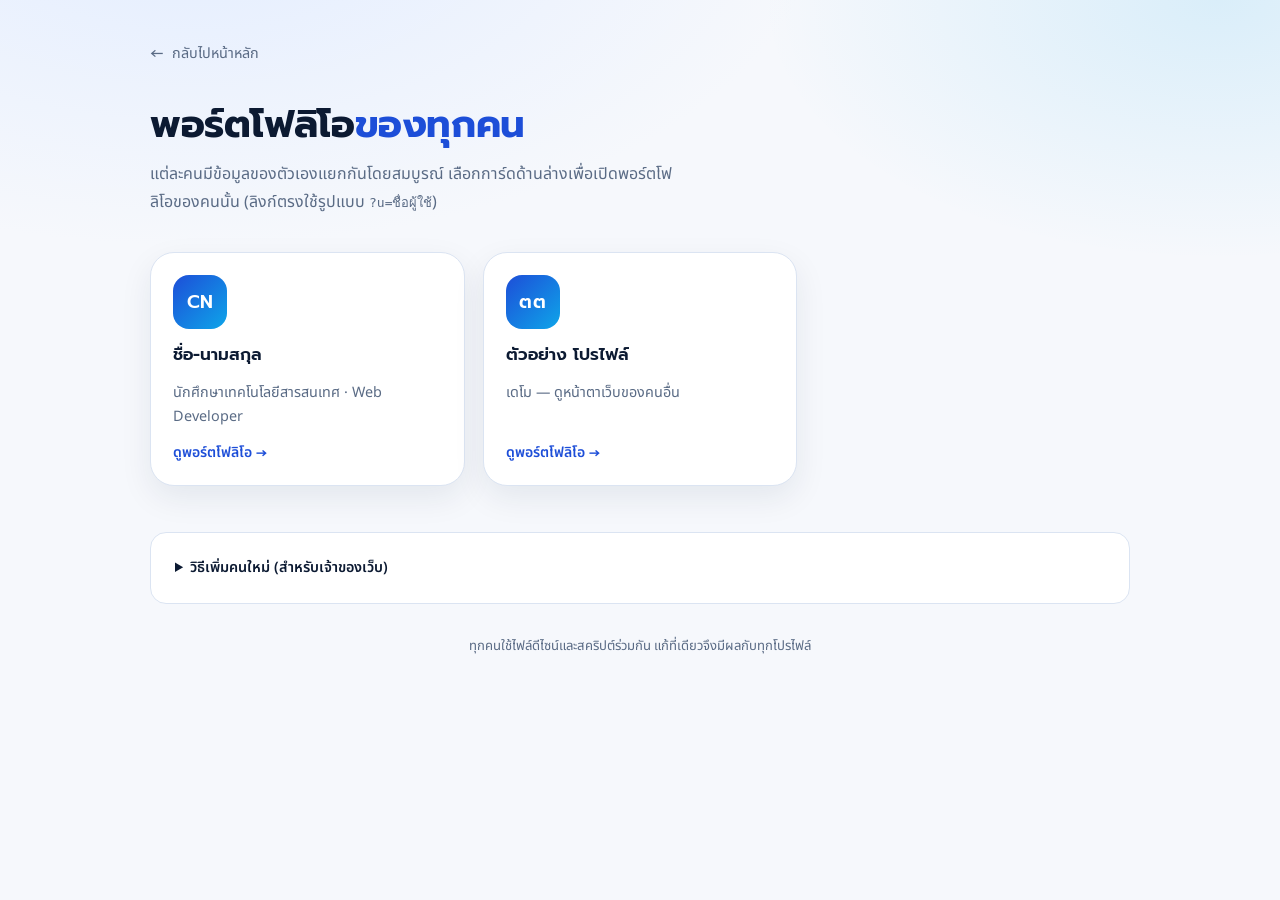
<file: people/index.html>
<!DOCTYPE html>
<html lang="th">
<head>
  <meta charset="UTF-8">
  <meta name="viewport" content="width=device-width, initial-scale=1.0">
  <title>พอร์ตโฟลิโอทั้งหมด | Portfolio</title>
  <meta name="description" content="รวมลิงก์พอร์ตโฟลิโอของทุกคนในเว็บชุดนี้ เลือกดูรายคนได้เลย">
  <meta name="theme-color" content="#f6f8fc">
  <meta name="color-scheme" content="light dark">
  <link rel="icon" type="image/svg+xml" href="../favicon.svg">
  <link rel="preconnect" href="https://fonts.googleapis.com">
  <link rel="preconnect" href="https://fonts.gstatic.com" crossorigin>
  <link href="https://fonts.googleapis.com/css2?family=Noto+Sans+Thai:wght@400;500;600&family=Prompt:wght@500;600;700&display=swap" rel="stylesheet">

  <style>
    :root {
      --bg: #f6f8fc;
      --bg-soft: #edf3fb;
      --surface: #ffffff;
      --text: #0c1a32;
      --muted: #5a6b85;
      --border: #dbe4f2;
      --primary: #1d4ed8;
      --primary-2: #0ea5e9;
      --primary-soft: #e3edff;
      --on-primary: #ffffff;
      --shadow-md: 0 12px 32px rgba(15, 35, 70, 0.08);
      --shadow-lg: 0 24px 60px rgba(15, 35, 70, 0.12);
      --radius-md: 16px;
      --radius-lg: 24px;
    }

    @media (prefers-color-scheme: dark) {
      :root {
        --bg: #07101f;
        --bg-soft: #0a1628;
        --surface: #0e1b30;
        --text: #e9f0fc;
        --muted: #9db0cc;
        --border: #1d3050;
        --primary: #6ea8fe;
        --primary-2: #38bdf8;
        --primary-soft: rgba(110, 168, 254, 0.14);
        --on-primary: #06101f;
        --shadow-md: 0 12px 32px rgba(0, 0, 0, 0.3);
        --shadow-lg: 0 24px 60px rgba(0, 0, 0, 0.4);
      }
    }

    *,
    *::before,
    *::after { box-sizing: border-box; }

    body {
      margin: 0;
      min-height: 100vh;
      padding: 40px 20px 64px;
      background:
        radial-gradient(900px 480px at 15% -10%, var(--primary-soft), transparent 70%),
        radial-gradient(700px 400px at 95% 0%, rgba(14, 165, 233, 0.12), transparent 65%),
        var(--bg);
      color: var(--text);
      font-family: "Noto Sans Thai", "Prompt", system-ui, -apple-system, "Segoe UI", sans-serif;
      -webkit-font-smoothing: antialiased;
    }

    .wrap { width: 100%; max-width: 980px; margin: 0 auto; }

    .brand {
      display: inline-flex;
      align-items: center;
      gap: 8px;
      margin-bottom: 34px;
      color: var(--muted);
      font-size: 0.9rem;
      text-decoration: none;
    }

    .brand:hover { color: var(--primary); }

    .brand-arrow { font-size: 1.05rem; }

    h1 {
      margin: 0 0 12px;
      font-family: "Prompt", "Noto Sans Thai", sans-serif;
      font-size: clamp(1.7rem, 4vw, 2.4rem);
      line-height: 1.25;
      letter-spacing: -0.01em;
    }

    h1 span { color: var(--primary); }

    .lead {
      max-width: 58ch;
      margin: 0 0 36px;
      color: var(--muted);
      line-height: 1.75;
    }

    .grid {
      display: grid;
      grid-template-columns: repeat(auto-fill, minmax(250px, 1fr));
      gap: 18px;
      margin: 0;
      padding: 0;
      list-style: none;
    }

    .card {
      display: flex;
      flex-direction: column;
      gap: 14px;
      height: 100%;
      padding: 22px;
      border: 1px solid var(--border);
      border-radius: var(--radius-lg);
      background: var(--surface);
      box-shadow: var(--shadow-md);
      color: inherit;
      text-decoration: none;
      transition: transform 0.25s cubic-bezier(0.2, 0.7, 0.2, 1), box-shadow 0.25s ease, border-color 0.25s ease;
    }

    .card:hover,
    .card:focus-visible {
      transform: translateY(-4px);
      border-color: var(--primary);
      box-shadow: var(--shadow-lg);
    }

    .avatar {
      display: grid;
      place-items: center;
      width: 54px;
      height: 54px;
      border-radius: 16px;
      background: linear-gradient(135deg, var(--primary), var(--primary-2));
      color: var(--on-primary);
      font-family: "Prompt", sans-serif;
      font-size: 1.15rem;
      font-weight: 600;
      letter-spacing: 0.02em;
    }

    .card h2 {
      margin: 0;
      font-family: "Prompt", "Noto Sans Thai", sans-serif;
      font-size: 1.06rem;
      font-weight: 600;
      line-height: 1.4;
    }

    .card p {
      margin: 0;
      color: var(--muted);
      font-size: 0.9rem;
      line-height: 1.65;
    }

    .card-cta {
      margin-top: auto;
      display: inline-flex;
      align-items: center;
      gap: 6px;
      color: var(--primary);
      font-size: 0.88rem;
      font-weight: 600;
    }

    .empty {
      padding: 30px;
      border: 1px dashed var(--border);
      border-radius: var(--radius-md);
      color: var(--muted);
      text-align: center;
    }

    .howto {
      margin-top: 46px;
      padding: 22px 24px;
      border: 1px solid var(--border);
      border-radius: var(--radius-md);
      background: var(--surface);
      color: var(--muted);
      font-size: 0.9rem;
      line-height: 1.8;
    }

    .howto summary {
      cursor: pointer;
      color: var(--text);
      font-weight: 600;
    }

    .howto code {
      padding: 2px 6px;
      border-radius: 6px;
      background: var(--bg-soft);
      color: var(--text);
      font-size: 0.86em;
    }

    .howto ol { margin: 14px 0 0; padding-left: 20px; }
    .howto li { margin-bottom: 6px; }

    .foot {
      margin-top: 32px;
      color: var(--muted);
      font-size: 0.82rem;
      text-align: center;
    }

    @media (max-width: 480px) {
      body { padding: 28px 16px 48px; }
      .grid { grid-template-columns: 1fr; }
    }

    @media (prefers-reduced-motion: reduce) {
      * { transition: none !important; }
      .card:hover, .card:focus-visible { transform: none; }
    }
  </style>
</head>
<body>
  <div class="wrap">
    <a class="brand" href="../">
      <span class="brand-arrow" aria-hidden="true">←</span>
      กลับไปหน้าหลัก
    </a>

    <h1>พอร์ตโฟลิโอ<span>ของทุกคน</span></h1>
    <p class="lead">
      แต่ละคนมีข้อมูลของตัวเองแยกกันโดยสมบูรณ์ เลือกการ์ดด้านล่างเพื่อเปิดพอร์ตโฟลิโอของคนนั้น
      (ลิงก์ตรงใช้รูปแบบ <code>?u=ชื่อผู้ใช้</code>)
    </p>

    <ul class="grid" data-people>
      <li class="empty">กำลังโหลดรายชื่อ…</li>
    </ul>

    <details class="howto">
      <summary>วิธีเพิ่มคนใหม่ (สำหรับเจ้าของเว็บ)</summary>
      <ol>
        <li>สร้างโฟลเดอร์ใหม่ใน GitHub: <code>people/ชื่อผู้ใช้</code> (ใช้ a-z, 0-9, ขีดกลาง)</li>
        <li>เปิด <code>?u=ชื่อผู้ใช้&amp;edit=1</code> แล้วกรอกข้อมูลของคนนั้น</li>
        <li>กด <strong>บันทึก</strong> แล้วกด <strong>ดาวน์โหลด data.json</strong></li>
        <li>อัปโหลดไฟล์ที่ได้เป็น <code>people/ชื่อผู้ใช้/data.json</code></li>
        <li>เพิ่มรายชื่อในไฟล์ <code>people/people.json</code> เพื่อให้ขึ้นการ์ดในหน้านี้</li>
      </ol>
    </details>

    <p class="foot">ทุกคนใช้ไฟล์ดีไซน์และสคริปต์ร่วมกัน แก้ที่เดียวจึงมีผลกับทุกโปรไฟล์</p>
  </div>

  <script>
    (() => {
      "use strict";

      /* รายชื่อสำรอง ใช้เมื่อเปิดไฟล์ในเครื่อง (fetch ไฟล์ JSON ไม่ได้) */
      const FALLBACK = [
        { slug: "me", name: "ชื่อ-นามสกุล", role: "นักศึกษาเทคโนโลยีสารสนเทศ · Web Developer", initials: "CN" },
        { slug: "demo", name: "ตัวอย่าง โปรไฟล์", role: "เดโม — ดูหน้าตาเว็บของคนอื่น", initials: "ตต" }
      ];

      const list = document.querySelector("[data-people]");

      function initialsOf(person) {
        if (person.initials) return String(person.initials).slice(0, 3);
        const parts = String(person.name || "").trim().split(/\s+/).filter(Boolean);
        if (!parts.length) return "?";
        if (parts.length === 1) return parts[0].slice(0, 2).toUpperCase();
        return (parts[0].charAt(0) + parts[1].charAt(0)).toUpperCase();
      }

      function render(people) {
        if (!list) return;
        list.textContent = "";

        if (!Array.isArray(people) || people.length === 0) {
          const empty = document.createElement("li");
          empty.className = "empty";
          empty.textContent = "ยังไม่มีรายชื่อ — เพิ่มได้ใน people/people.json";
          list.appendChild(empty);
          return;
        }

        people.forEach((person) => {
          const slug = String(person.slug || "").toLowerCase();
          if (!/^[a-z0-9](?:[a-z0-9-]{0,31})$/.test(slug)) return;

          const item = document.createElement("li");
          const card = document.createElement("a");
          card.className = "card";
          card.href = "../?u=" + encodeURIComponent(slug);

          const avatar = document.createElement("span");
          avatar.className = "avatar";
          avatar.setAttribute("aria-hidden", "true");
          avatar.textContent = initialsOf(person);

          const name = document.createElement("h2");
          name.textContent = person.name || slug;

          const role = document.createElement("p");
          role.textContent = person.role || "";

          const cta = document.createElement("span");
          cta.className = "card-cta";
          cta.textContent = "ดูพอร์ตโฟลิโอ →";

          card.append(avatar, name, role, cta);
          item.appendChild(card);
          list.appendChild(item);
        });
      }

      fetch("people.json", { cache: "no-store" })
        .then((response) => (response.ok ? response.json() : null))
        .then((data) => render(data && Array.isArray(data.people) ? data.people : FALLBACK))
        .catch(() => render(FALLBACK));
    })();
  </script>
</body>
</html>
</file>
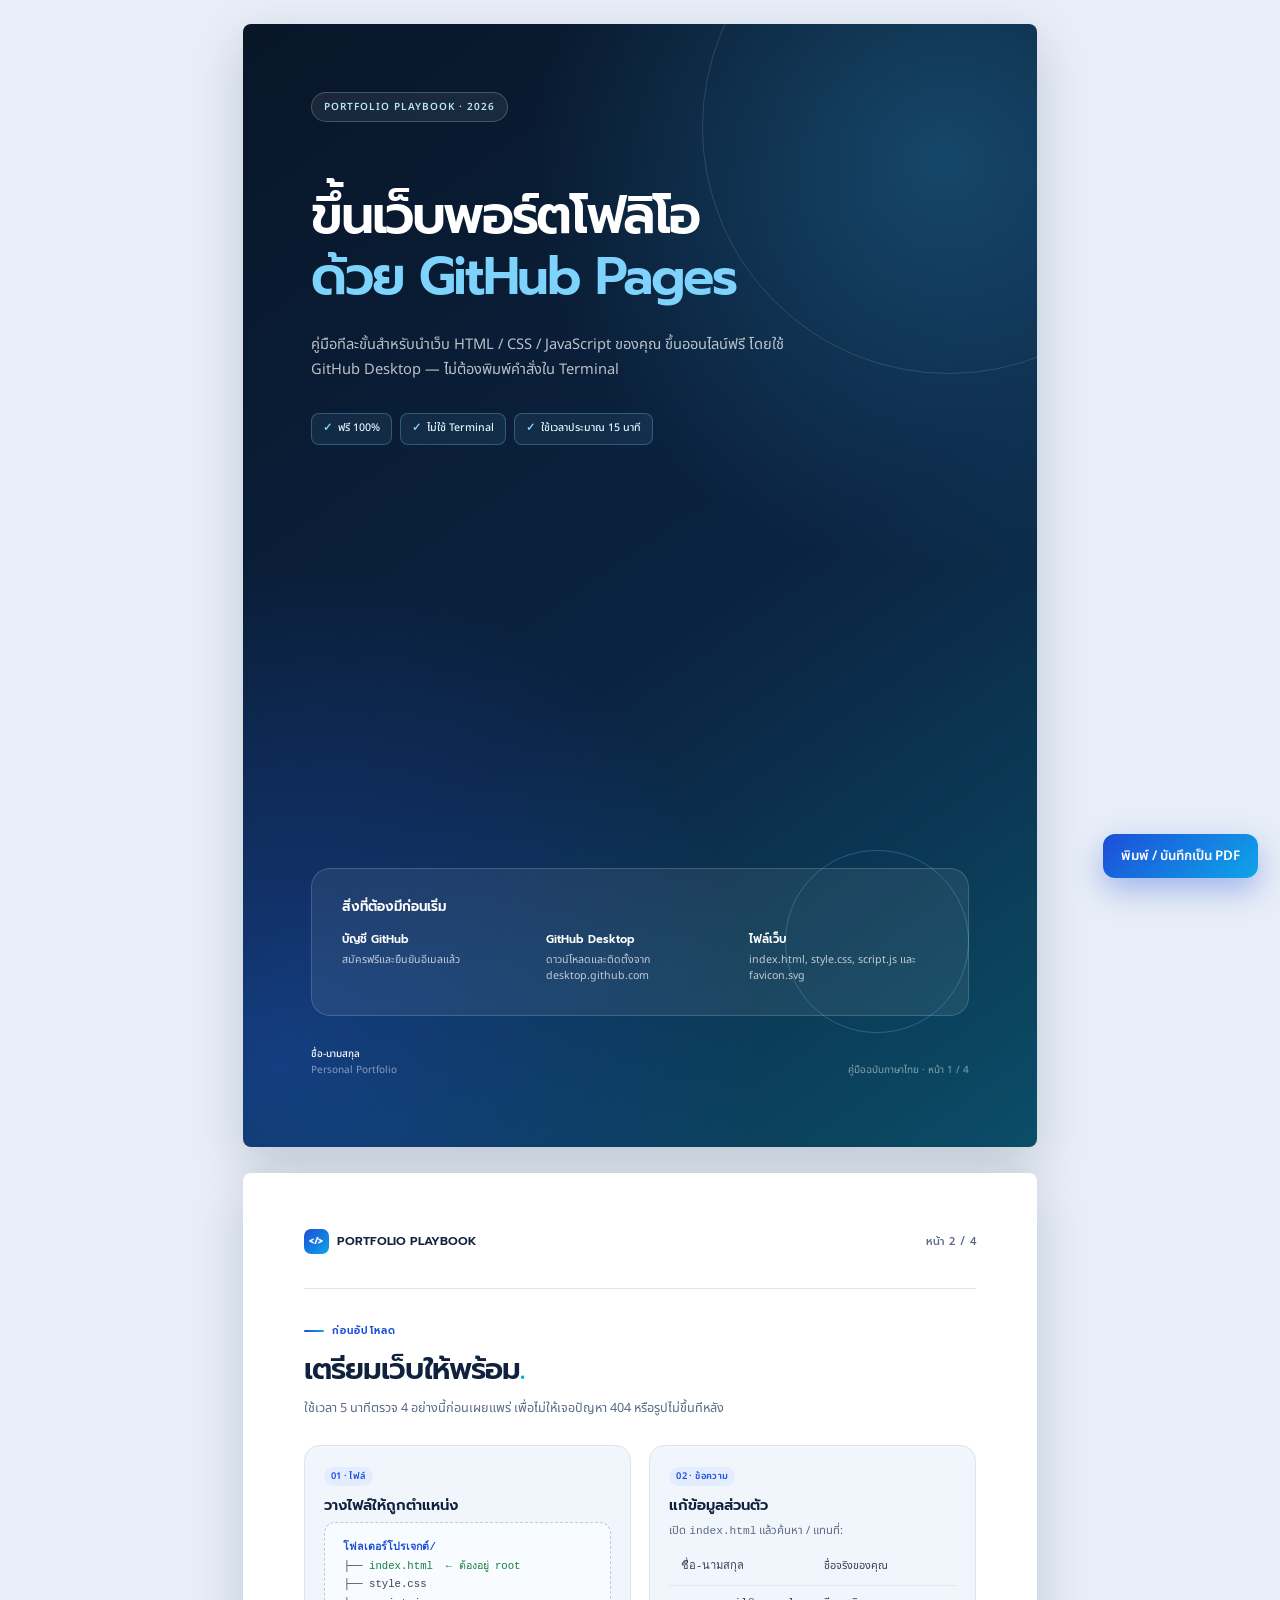
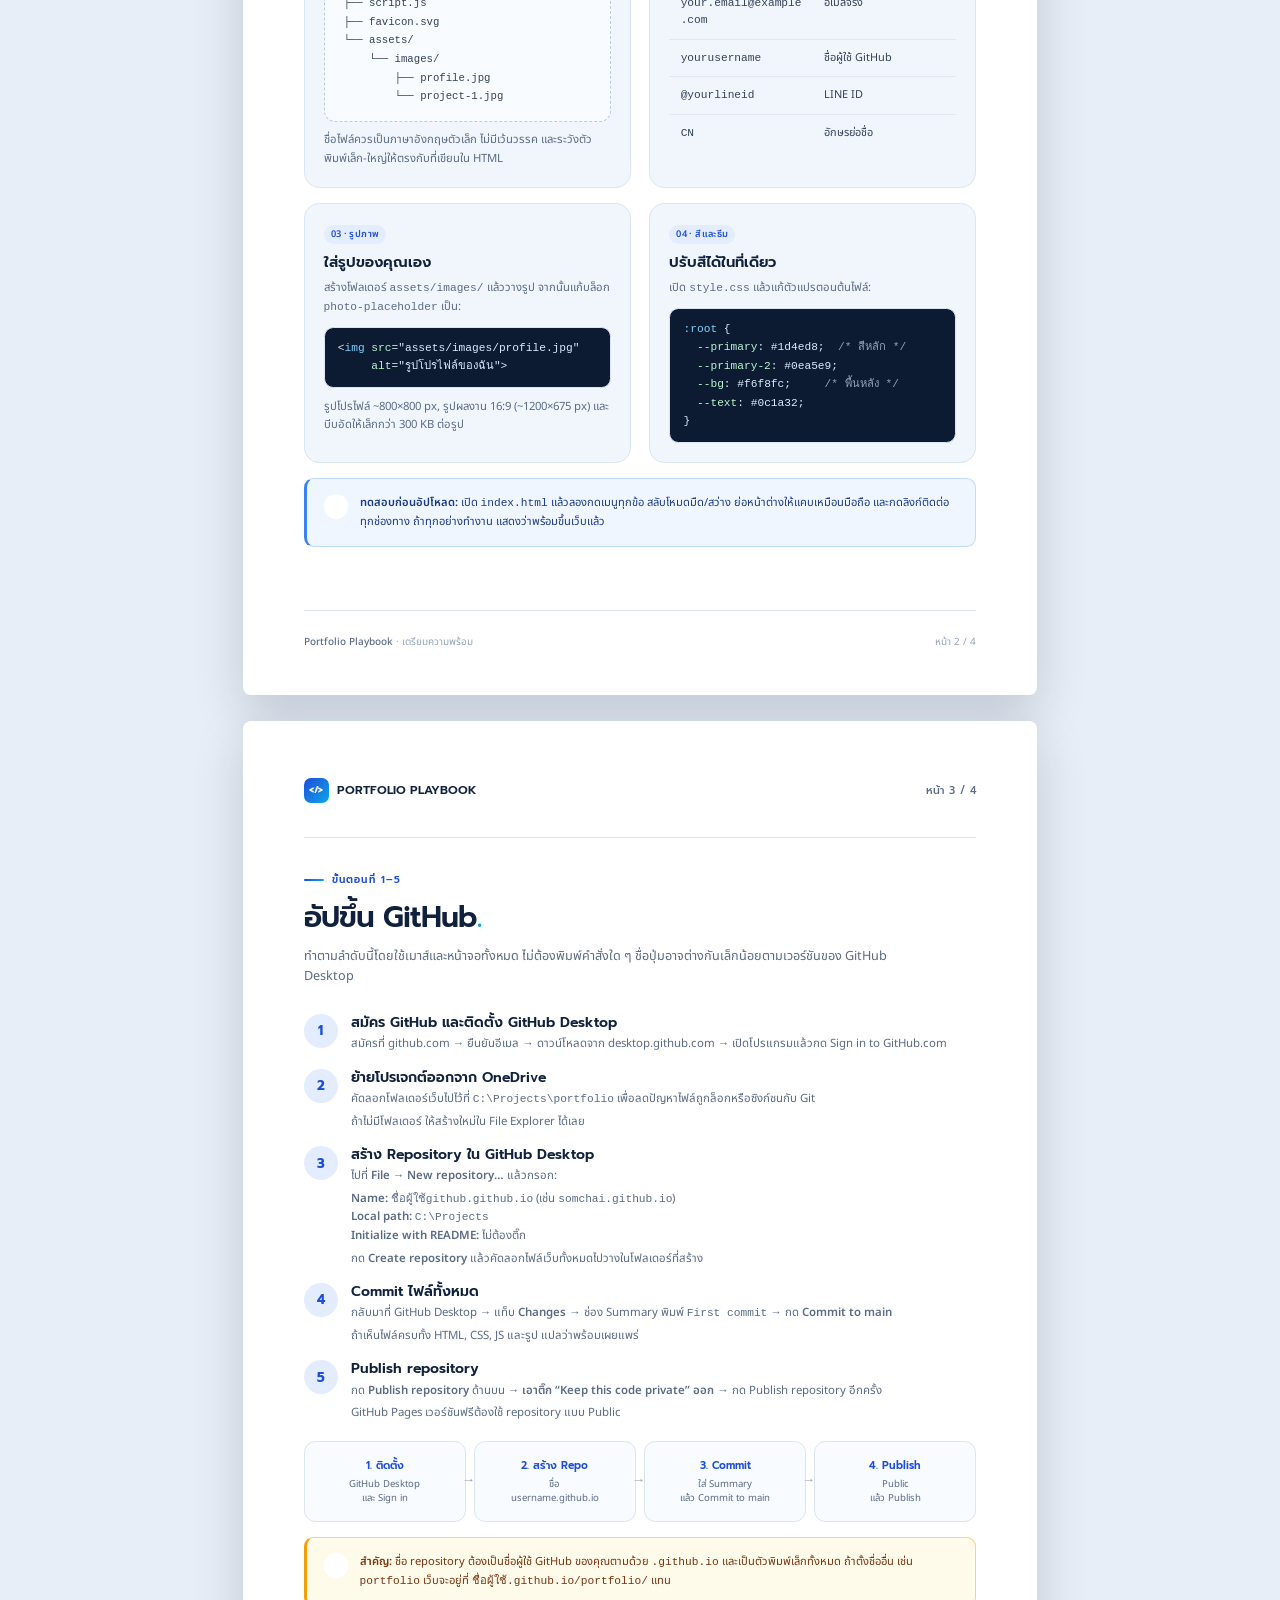
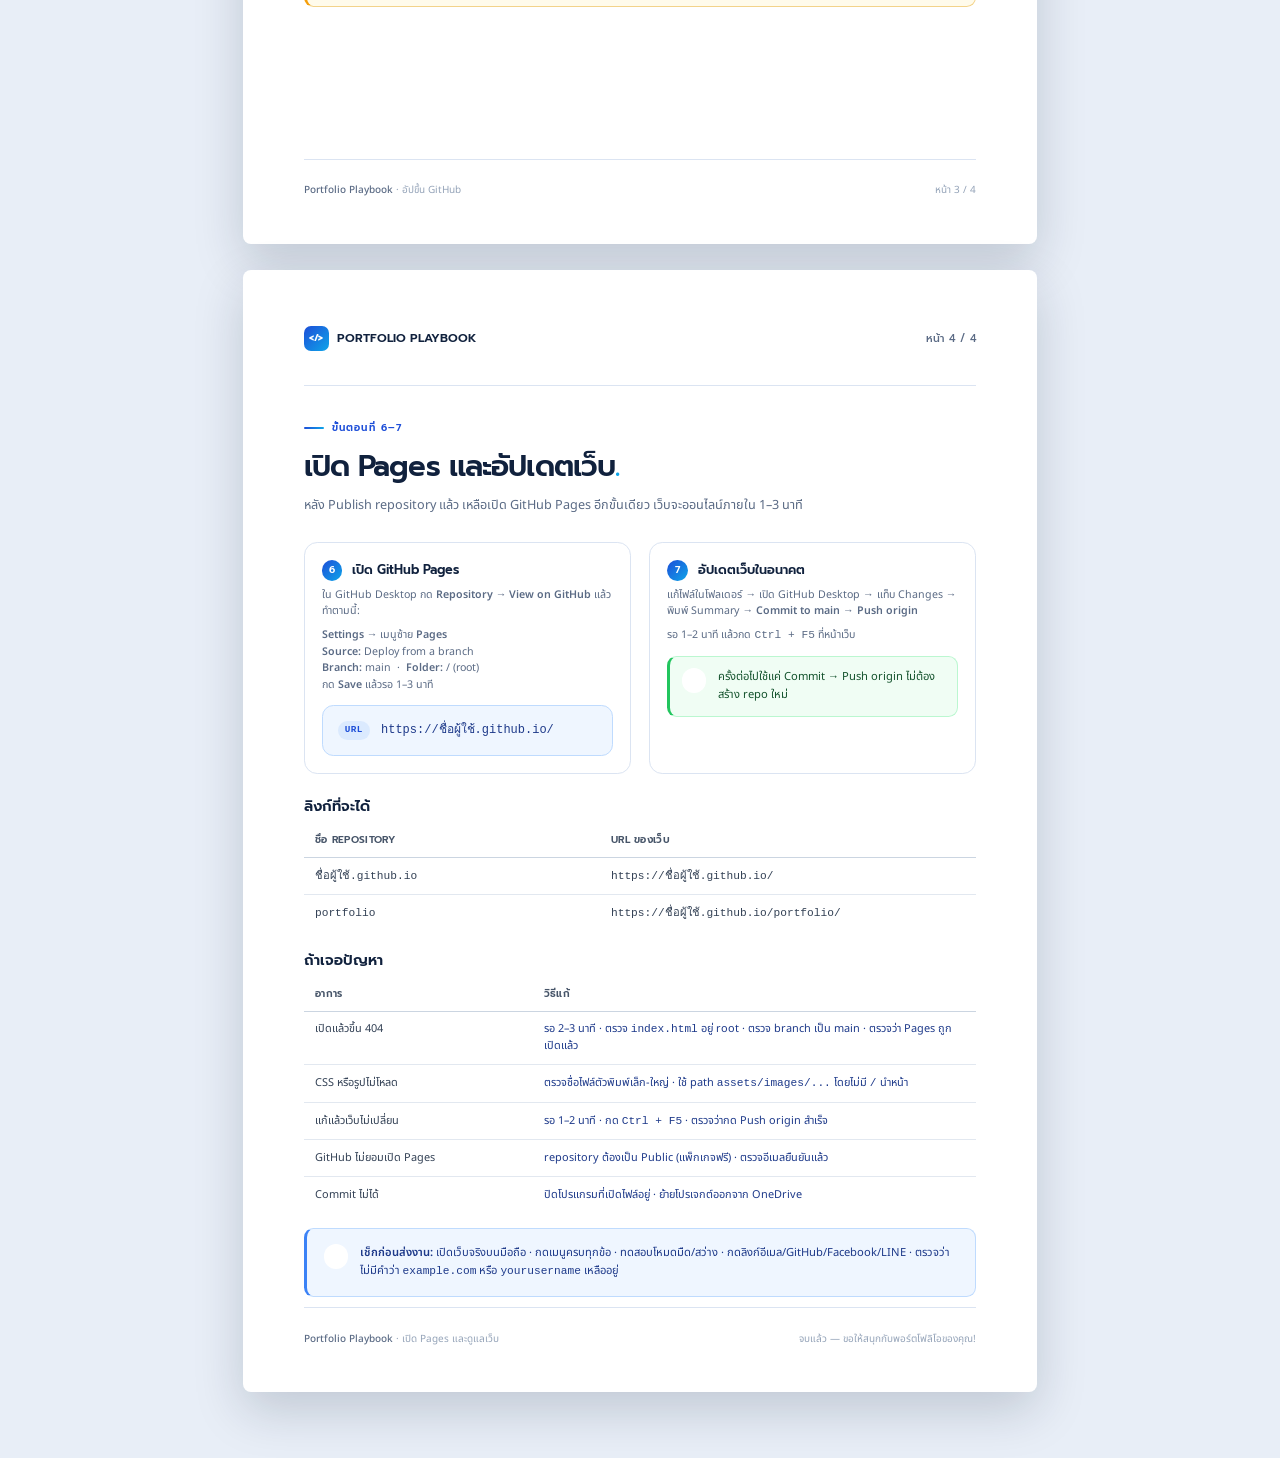
<file: guide.html>
<!DOCTYPE html>
<html lang="th">
<head>
  <meta charset="UTF-8">
  <meta name="viewport" content="width=device-width, initial-scale=1.0">
  <title>คู่มือนำเว็บพอร์ตโฟลิโอขึ้น GitHub Pages</title>

  <link rel="preconnect" href="https://fonts.googleapis.com">
  <link rel="preconnect" href="https://fonts.gstatic.com" crossorigin>
  <link href="https://fonts.googleapis.com/css2?family=Noto+Sans+Thai:wght@400;500;600;700&family=Prompt:wght@400;500;600;700&display=swap" rel="stylesheet">

  <style>
    :root {
      --navy: #0a1a31;
      --navy-2: #0f2f57;
      --blue: #1d4ed8;
      --cyan: #0ea5e9;
      --sky: #7dd3fc;
      --ink: #10213d;
      --muted: #5b6b85;
      --line: #dbe4f2;
      --soft: #f1f6fd;
      --white: #ffffff;
      --green: #15803d;
      --amber: #b45309;
      --red: #b91c1c;
      --font-head: "Prompt", "Noto Sans Thai", "Leelawadee UI", "Tahoma", sans-serif;
      --font-body: "Noto Sans Thai", "Leelawadee UI", "Tahoma", sans-serif;
    }

    * { box-sizing: border-box; }

    html, body {
      margin: 0;
      padding: 0;
      font-family: var(--font-body);
      color: var(--ink);
      background: #e8eef7;
      -webkit-print-color-adjust: exact;
      print-color-adjust: exact;
    }

    body { font-size: 10pt; line-height: 1.6; }

    h1, h2, h3, h4 {
      margin: 0;
      font-family: var(--font-head);
      font-weight: 600;
      line-height: 1.25;
    }

    p { margin: 0; }
    ul { margin: 0; padding: 0; list-style: none; }
    strong { font-weight: 600; }

    .page {
      position: relative;
      width: 210mm;
      height: 297mm;
      padding: 15mm 16mm 12mm;
      overflow: hidden;
      page-break-after: always;
      background: var(--white);
    }

    .page:last-child { page-break-after: auto; }

    @media screen {
      body { padding: 24px 12px 40px; }
      .page {
        margin: 0 auto 26px;
        border-radius: 8px;
        box-shadow: 0 18px 50px rgba(10, 26, 49, 0.18);
      }
      .print-btn {
        position: fixed;
        right: 22px;
        bottom: 22px;
        z-index: 10;
        display: inline-flex;
        align-items: center;
        gap: 8px;
        padding: 12px 18px;
        border: 0;
        border-radius: 12px;
        background: linear-gradient(135deg, var(--blue), var(--cyan));
        color: #fff;
        font-family: var(--font-body);
        font-size: 10pt;
        font-weight: 600;
        cursor: pointer;
        box-shadow: 0 12px 30px rgba(29, 78, 216, 0.35);
      }
    }

    @media print {
      @page { size: A4; margin: 0; }
      body { background: #fff; padding: 0; }
      .page { margin: 0; border-radius: 0; box-shadow: none; }
      .print-btn { display: none !important; }
    }

    /* ---------- องค์ประกอบร่วม ---------- */
    .page-top {
      display: flex;
      align-items: center;
      justify-content: space-between;
      gap: 16px;
      padding-bottom: 9mm;
      border-bottom: 1px solid var(--line);
      color: var(--muted);
      font-size: 8pt;
      letter-spacing: 0.04em;
    }

    .page-top .mark {
      display: inline-flex;
      align-items: center;
      gap: 8px;
      color: var(--ink);
      font-family: var(--font-head);
      font-size: 9pt;
      font-weight: 600;
      letter-spacing: 0;
    }

    .mark-symbol {
      display: grid;
      place-items: center;
      width: 25px;
      height: 25px;
      border-radius: 7px;
      background: linear-gradient(135deg, var(--blue), var(--cyan));
      color: #fff;
      font-size: 7pt;
      font-weight: 700;
      letter-spacing: -0.04em;
    }

    .page-number {
      font-family: var(--font-head);
      font-weight: 500;
    }

    .kicker {
      display: flex;
      align-items: center;
      gap: 8px;
      margin-bottom: 3mm;
      color: var(--blue);
      font-family: var(--font-head);
      font-size: 7.5pt;
      font-weight: 600;
      letter-spacing: 0.12em;
      text-transform: uppercase;
    }

    .kicker::before {
      content: "";
      width: 20px;
      height: 2px;
      border-radius: 2px;
      background: linear-gradient(90deg, var(--blue), var(--cyan));
    }

    .page h2 {
      margin-bottom: 3mm;
      font-size: 22pt;
      letter-spacing: -0.03em;
    }

    .page-intro {
      max-width: 160mm;
      margin-bottom: 7mm;
      color: var(--muted);
      font-size: 9.5pt;
    }

    .dot { color: var(--cyan); }

    .card {
      border: 1px solid var(--line);
      border-radius: 4mm;
      background: var(--white);
      box-shadow: 0 2px 8px rgba(16, 33, 61, 0.04);
    }

    .soft-card {
      border: 1px solid var(--line);
      border-radius: 4mm;
      background: var(--soft);
    }

    .label {
      display: inline-block;
      padding: 2px 7px;
      border-radius: 999px;
      background: #e3edff;
      color: var(--blue);
      font-size: 7pt;
      font-weight: 600;
      letter-spacing: 0.04em;
    }

    .grid-2 {
      display: grid;
      grid-template-columns: 1fr 1fr;
      gap: 5mm;
    }

    .grid-3 {
      display: grid;
      grid-template-columns: repeat(3, 1fr);
      gap: 4mm;
    }

    .small { font-size: 8.5pt; }
    .muted { color: var(--muted); }

    code, .code {
      font-family: "Cascadia Code", "Consolas", "Courier New", monospace;
      font-size: 8.4pt;
      font-variant-ligatures: none;
      font-feature-settings: "liga" 0, "calt" 0;
      overflow-wrap: anywhere;
    }

    .code {
      display: block;
      padding: 3mm 3.5mm;
      border: 1px solid #dbe4f2;
      border-radius: 2.5mm;
      background: #0c1a32;
      color: #dbeafe;
      line-height: 1.65;
      white-space: nowrap;
      overflow: hidden;
    }

    .code .c { color: #7dd3fc; }
    .code .v { color: #bbf7d0; }

    /* ---------- หน้าปก ---------- */
    .cover {
      display: flex;
      flex-direction: column;
      padding: 0;
      color: #fff;
      background:
        radial-gradient(circle at 88% 12%, rgba(56, 189, 248, 0.25), transparent 34%),
        radial-gradient(circle at 4% 92%, rgba(37, 99, 235, 0.34), transparent 38%),
        linear-gradient(145deg, #081628, #0b2342 55%, #0b4d67);
    }

    .cover::before {
      content: "";
      position: absolute;
      right: -42mm;
      top: -38mm;
      width: 130mm;
      height: 130mm;
      border: 1px solid rgba(255, 255, 255, 0.13);
      border-radius: 50%;
    }

    .cover::after {
      content: "";
      position: absolute;
      right: 18mm;
      bottom: 30mm;
      width: 48mm;
      height: 48mm;
      border: 1px solid rgba(125, 211, 252, 0.25);
      border-radius: 50%;
    }

    .cover-inner {
      position: relative;
      z-index: 1;
      display: flex;
      flex-direction: column;
      height: 100%;
      padding: 18mm;
    }

    .cover-label {
      display: inline-flex;
      align-items: center;
      gap: 8px;
      width: fit-content;
      padding: 6px 12px;
      border: 1px solid rgba(255, 255, 255, 0.2);
      border-radius: 999px;
      background: rgba(255, 255, 255, 0.07);
      color: #bae6fd;
      font-size: 7.5pt;
      font-weight: 600;
      letter-spacing: 0.1em;
      text-transform: uppercase;
    }

    .cover h1 {
      max-width: 150mm;
      margin-top: 17mm;
      font-size: 39pt;
      line-height: 1.16;
      letter-spacing: -0.045em;
    }

    .cover h1 span {
      display: block;
      color: #7dd3fc;
    }

    .cover-sub {
      max-width: 132mm;
      margin-top: 7mm;
      color: rgba(255, 255, 255, 0.72);
      font-size: 11pt;
      line-height: 1.7;
    }

    .cover-badges {
      display: flex;
      flex-wrap: wrap;
      gap: 8px;
      margin-top: 8mm;
    }

    .cover-badge {
      display: inline-flex;
      align-items: center;
      gap: 6px;
      padding: 6px 11px;
      border: 1px solid rgba(125, 211, 252, 0.28);
      border-radius: 8px;
      background: rgba(125, 211, 252, 0.08);
      color: #e0f2fe;
      font-size: 8pt;
      font-weight: 500;
    }

    .cover-badge b { color: #7dd3fc; font-weight: 700; }

    .cover-card {
      margin-top: auto;
      padding: 8mm;
      border: 1px solid rgba(255, 255, 255, 0.16);
      border-radius: 5mm;
      background: rgba(255, 255, 255, 0.07);
    }

    .cover-card h3 {
      margin-bottom: 4mm;
      color: #fff;
      font-size: 10pt;
    }

    .cover-list {
      display: grid;
      grid-template-columns: repeat(3, 1fr);
      gap: 4mm;
    }

    .cover-list li {
      color: rgba(255, 255, 255, 0.72);
      font-size: 8pt;
      line-height: 1.55;
    }

    .cover-list b {
      display: block;
      margin-bottom: 1mm;
      color: #fff;
      font-family: var(--font-head);
      font-size: 8.5pt;
      font-weight: 600;
    }

    .cover-foot {
      display: flex;
      align-items: flex-end;
      justify-content: space-between;
      gap: 20mm;
      margin-top: 8mm;
      color: rgba(255, 255, 255, 0.5);
      font-size: 7.5pt;
    }

    .cover-foot strong { color: #fff; font-weight: 500; }

    /* ---------- หน้าถัดไป ---------- */
    .content-page {
      display: flex;
      flex-direction: column;
    }

    .file-tree {
      padding: 4mm 5mm;
      border: 1px dashed #b9cbe6;
      border-radius: 3mm;
      background: #f8fbff;
      color: #334155;
      font-family: "Cascadia Code", "Consolas", monospace;
      font-size: 8pt;
      line-height: 1.75;
    }

    .file-tree b { color: var(--blue); }
    .file-tree .req { color: var(--green); }

    .checklist {
      display: grid;
      gap: 2.2mm;
    }

    .checklist li {
      display: flex;
      align-items: flex-start;
      gap: 2.4mm;
      color: #334155;
      font-size: 8.4pt;
      line-height: 1.5;
    }

    .checkbox {
      width: 3.4mm;
      height: 3.4mm;
      flex: none;
      margin-top: 1mm;
      border: 1px solid #94a3b8;
      border-radius: 1mm;
      background: #fff;
    }

    .number-list {
      display: grid;
      gap: 4mm;
      counter-reset: step;
    }

    .number-item {
      display: grid;
      grid-template-columns: 9mm 1fr;
      gap: 3.5mm;
      align-items: start;
      counter-increment: step;
    }

    .number-item::before {
      content: counter(step);
      display: grid;
      place-items: center;
      width: 9mm;
      height: 9mm;
      border-radius: 50%;
      background: #e3edff;
      color: var(--blue);
      font-family: var(--font-head);
      font-size: 10pt;
      font-weight: 700;
    }

    .number-item h3 {
      margin-bottom: 1mm;
      font-size: 10.5pt;
    }

    .number-item p {
      color: var(--muted);
      font-size: 8.6pt;
      line-height: 1.6;
    }

    .number-item p + p { margin-top: 1mm; }

    .callout {
      display: flex;
      gap: 3mm;
      padding: 4mm 4.5mm;
      border: 1px solid #f3d38a;
      border-left: 3px solid #f59e0b;
      border-radius: 2.5mm;
      background: #fffbeb;
      color: #78350f;
      font-size: 8.4pt;
      line-height: 1.6;
    }

    .callout.blue {
      border-color: #bfdbfe;
      border-left-color: #3b82f6;
      background: #eff6ff;
      color: #1e3a8a;
    }

    .callout.green {
      border-color: #bbf7d0;
      border-left-color: #22c55e;
      background: #f0fdf4;
      color: #14532d;
    }

    .callout-icon {
      display: grid;
      place-items: center;
      width: 6.5mm;
      height: 6.5mm;
      flex: none;
      border-radius: 50%;
      background: currentColor;
      color: #fff;
      font-family: var(--font-head);
      font-size: 8pt;
      font-weight: 700;
    }

    .table {
      width: 100%;
      border-collapse: collapse;
      table-layout: fixed;
      font-size: 8.2pt;
      line-height: 1.5;
    }

    .table th {
      padding: 2.5mm 3mm;
      border-bottom: 1px solid #cbd5e1;
      color: #475569;
      font-family: var(--font-head);
      font-size: 7.6pt;
      font-weight: 600;
      text-align: left;
      letter-spacing: 0.03em;
      text-transform: uppercase;
    }

    .table td {
      padding: 2.6mm 3mm;
      border-bottom: 1px solid #e2e8f0;
      vertical-align: top;
      color: #334155;
    }

    .table tr:last-child td { border-bottom: 0; }

    .table .fix { color: #1e3a8a; }

    .url-box {
      display: flex;
      align-items: center;
      gap: 3mm;
      padding: 4mm;
      border: 1px solid #bfdbfe;
      border-radius: 3mm;
      background: #eff6ff;
      color: #1e3a8a;
      font-family: "Cascadia Code", "Consolas", monospace;
      font-size: 9pt;
      font-weight: 500;
      overflow-wrap: anywhere;
    }

    .url-box .label { flex: none; background: #dbeafe; }

    .step-card {
      padding: 4.5mm;
      border: 1px solid var(--line);
      border-radius: 3.5mm;
      background: #fff;
    }

    .step-card h3 {
      margin-bottom: 1.5mm;
      font-size: 9.5pt;
    }

    .step-card p {
      color: var(--muted);
      font-size: 8pt;
      line-height: 1.55;
    }

    .step-card .mini-num {
      display: inline-grid;
      place-items: center;
      width: 5.5mm;
      height: 5.5mm;
      margin-right: 1.5mm;
      border-radius: 50%;
      background: linear-gradient(135deg, var(--blue), var(--cyan));
      color: #fff;
      font-family: var(--font-head);
      font-size: 7.5pt;
      font-weight: 600;
      vertical-align: middle;
    }

    .flow {
      display: grid;
      grid-template-columns: repeat(4, 1fr);
      gap: 2mm;
      align-items: stretch;
      margin-top: 5mm;
    }

    .flow-item {
      position: relative;
      padding: 4mm 3mm;
      border: 1px solid var(--line);
      border-radius: 3mm;
      background: #f8fbff;
      text-align: center;
    }

    .flow-item b {
      display: block;
      color: var(--blue);
      font-family: var(--font-head);
      font-size: 8pt;
      font-weight: 600;
    }

    .flow-item span {
      display: block;
      margin-top: 1mm;
      color: var(--muted);
      font-size: 7.2pt;
      line-height: 1.45;
    }

    .flow-item:not(:last-child)::after {
      content: "→";
      position: absolute;
      top: 50%;
      right: -2.6mm;
      transform: translateY(-50%);
      color: #94a3b8;
      font-size: 10pt;
    }

    .page-footer {
      display: flex;
      align-items: center;
      justify-content: space-between;
      gap: 16px;
      margin-top: auto;
      padding-top: 6mm;
      border-top: 1px solid var(--line);
      color: #94a3b8;
      font-size: 7.5pt;
    }

    .page-footer b { color: var(--muted); font-weight: 500; }

    .tight { margin-top: 3mm; }
    .mt-4 { margin-top: 4mm; }
    .mt-6 { margin-top: 6mm; }
    .mb-3 { margin-bottom: 3mm; }
  </style>
</head>

<body>
  <button class="print-btn" type="button" onclick="window.print()">พิมพ์ / บันทึกเป็น PDF</button>

  <!-- ===================== หน้า 1: ปก ===================== -->
  <section class="page cover">
    <div class="cover-inner">
      <span class="cover-label">Portfolio Playbook · 2026</span>

      <h1>ขึ้นเว็บพอร์ตโฟลิโอ<span>ด้วย GitHub Pages</span></h1>

      <p class="cover-sub">
        คู่มือทีละขั้นสำหรับนำเว็บ HTML / CSS / JavaScript ของคุณ
        ขึ้นออนไลน์ฟรี โดยใช้ GitHub Desktop — ไม่ต้องพิมพ์คำสั่งใน Terminal
      </p>

      <div class="cover-badges">
        <span class="cover-badge"><b>✓</b> ฟรี 100%</span>
        <span class="cover-badge"><b>✓</b> ไม่ใช้ Terminal</span>
        <span class="cover-badge"><b>✓</b> ใช้เวลาประมาณ 15 นาที</span>
      </div>

      <div class="cover-card">
        <h3>สิ่งที่ต้องมีก่อนเริ่ม</h3>
        <ul class="cover-list">
          <li><b>บัญชี GitHub</b> สมัครฟรีและยืนยันอีเมลแล้ว</li>
          <li><b>GitHub Desktop</b> ดาวน์โหลดและติดตั้งจาก desktop.github.com</li>
          <li><b>ไฟล์เว็บ</b> index.html, style.css, script.js และ favicon.svg</li>
        </ul>
      </div>

      <div class="cover-foot">
        <span><strong>ชื่อ-นามสกุล</strong><br>Personal Portfolio</span>
        <span>คู่มือฉบับภาษาไทย · หน้า 1 / 4</span>
      </div>
    </div>
  </section>

  <!-- ===================== หน้า 2: เตรียมเว็บ ===================== -->
  <section class="page content-page">
    <div class="page-top">
      <span class="mark"><span class="mark-symbol">&lt;/&gt;</span> PORTFOLIO PLAYBOOK</span>
      <span class="page-number">หน้า 2 / 4</span>
    </div>

    <div style="margin-top: 9mm;">
      <p class="kicker">ก่อนอัปโหลด</p>
      <h2>เตรียมเว็บให้พร้อม<span class="dot">.</span></h2>
      <p class="page-intro">
        ใช้เวลา 5 นาทีตรวจ 4 อย่างนี้ก่อนเผยแพร่ เพื่อไม่ให้เจอปัญหา 404
        หรือรูปไม่ขึ้นทีหลัง
      </p>
    </div>

    <div class="grid-2">
      <div class="soft-card" style="padding: 5mm;">
        <span class="label">01 · ไฟล์</span>
        <h3 style="margin: 2.5mm 0 2mm; font-size: 11pt;">วางไฟล์ให้ถูกตำแหน่ง</h3>
        <div class="file-tree">
          <b>โฟลเดอร์โปรเจกต์/</b><br>
          ├── <span class="req">index.html</span> &nbsp;<span style="color:#15803d;">← ต้องอยู่ root</span><br>
          ├── style.css<br>
          ├── script.js<br>
          ├── favicon.svg<br>
          └── assets/<br>
          &nbsp;&nbsp;&nbsp;&nbsp;└── images/<br>
          &nbsp;&nbsp;&nbsp;&nbsp;&nbsp;&nbsp;&nbsp;&nbsp;├── profile.jpg<br>
          &nbsp;&nbsp;&nbsp;&nbsp;&nbsp;&nbsp;&nbsp;&nbsp;└── project-1.jpg
        </div>
        <p class="small muted" style="margin-top: 2.5mm;">
          ชื่อไฟล์ควรเป็นภาษาอังกฤษตัวเล็ก ไม่มีเว้นวรรค
          และระวังตัวพิมพ์เล็ก-ใหญ่ให้ตรงกับที่เขียนใน HTML
        </p>
      </div>

      <div class="soft-card" style="padding: 5mm;">
        <span class="label">02 · ข้อความ</span>
        <h3 style="margin: 2.5mm 0 2mm; font-size: 11pt;">แก้ข้อมูลส่วนตัว</h3>
        <p class="small muted">เปิด <code>index.html</code> แล้วค้นหา / แทนที่:</p>
        <table class="table" style="margin-top: 2mm;">
          <tr><td style="width: 50%;"><code>ชื่อ-นามสกุล</code></td><td>ชื่อจริงของคุณ</td></tr>
          <tr><td><code>your.email@example.com</code></td><td>อีเมลจริง</td></tr>
          <tr><td><code>yourusername</code></td><td>ชื่อผู้ใช้ GitHub</td></tr>
          <tr><td><code>@yourlineid</code></td><td>LINE ID</td></tr>
          <tr><td><code>CN</code></td><td>อักษรย่อชื่อ</td></tr>
        </table>
      </div>
    </div>

    <div class="grid-2 mt-4">
      <div class="soft-card" style="padding: 5mm;">
        <span class="label">03 · รูปภาพ</span>
        <h3 style="margin: 2.5mm 0 2mm; font-size: 11pt;">ใส่รูปของคุณเอง</h3>
        <p class="small muted" style="margin-bottom: 2.5mm;">
          สร้างโฟลเดอร์ <code>assets/images/</code> แล้ววางรูป จากนั้นแก้บล็อก
          <code>photo-placeholder</code> เป็น:
        </p>
        <div class="code">&lt;<span class="c">img</span> <span class="v">src</span>="assets/images/profile.jpg"<br>&nbsp;&nbsp;&nbsp;&nbsp; <span class="v">alt</span>="รูปโปรไฟล์ของฉัน"&gt;</div>
        <p class="small muted" style="margin-top: 2.5mm;">
          รูปโปรไฟล์ ~800×800 px, รูปผลงาน 16:9 (~1200×675 px)
          และบีบอัดให้เล็กกว่า 300 KB ต่อรูป
        </p>
      </div>

      <div class="soft-card" style="padding: 5mm;">
        <span class="label">04 · สีและธีม</span>
        <h3 style="margin: 2.5mm 0 2mm; font-size: 11pt;">ปรับสีได้ในที่เดียว</h3>
        <p class="small muted" style="margin-bottom: 2.5mm;">
          เปิด <code>style.css</code> แล้วแก้ตัวแปรตอนต้นไฟล์:
        </p>
        <div class="code"><span class="c">:root</span> {<br>
          &nbsp;&nbsp;<span class="v">--primary</span>: #1d4ed8;&nbsp;&nbsp;<span style="color:#94a3b8;">/* สีหลัก */</span><br>
          &nbsp;&nbsp;<span class="v">--primary-2</span>: #0ea5e9;<br>
          &nbsp;&nbsp;<span class="v">--bg</span>: #f6f8fc;&nbsp;&nbsp;&nbsp;&nbsp;&nbsp;<span style="color:#94a3b8;">/* พื้นหลัง */</span><br>
          &nbsp;&nbsp;<span class="v">--text</span>: #0c1a32;<br>
        }</div>
      </div>
    </div>

    <div class="callout blue mt-4">
      <span class="callout-icon">i</span>
      <span>
        <strong>ทดสอบก่อนอัปโหลด:</strong>
        เปิด <code>index.html</code> แล้วลองกดเมนูทุกข้อ สลับโหมดมืด/สว่าง
        ย่อหน้าต่างให้แคบเหมือนมือถือ และกดลิงก์ติดต่อทุกช่องทาง
        ถ้าทุกอย่างทำงาน แสดงว่าพร้อมขึ้นเว็บแล้ว
      </span>
    </div>

    <div class="page-footer">
      <span><b>Portfolio Playbook</b> · เตรียมความพร้อม</span>
      <span>หน้า 2 / 4</span>
    </div>
  </section>

  <!-- ===================== หน้า 3: อัปขึ้น GitHub ===================== -->
  <section class="page content-page">
    <div class="page-top">
      <span class="mark"><span class="mark-symbol">&lt;/&gt;</span> PORTFOLIO PLAYBOOK</span>
      <span class="page-number">หน้า 3 / 4</span>
    </div>

    <div style="margin-top: 9mm;">
      <p class="kicker">ขั้นตอนที่ 1–5</p>
      <h2>อัปขึ้น GitHub<span class="dot">.</span></h2>
      <p class="page-intro">
        ทำตามลำดับนี้โดยใช้เมาส์และหน้าจอทั้งหมด ไม่ต้องพิมพ์คำสั่งใด ๆ
        ชื่อปุ่มอาจต่างกันเล็กน้อยตามเวอร์ชันของ GitHub Desktop
      </p>
    </div>

    <div class="number-list">
      <div class="number-item">
        <div>
          <h3>สมัคร GitHub และติดตั้ง GitHub Desktop</h3>
          <p>สมัครที่ github.com → ยืนยันอีเมล → ดาวน์โหลดจาก desktop.github.com → เปิดโปรแกรมแล้วกด Sign in to GitHub.com</p>
        </div>
      </div>

      <div class="number-item">
        <div>
          <h3>ย้ายโปรเจกต์ออกจาก OneDrive</h3>
          <p>คัดลอกโฟลเดอร์เว็บไปไว้ที่ <code>C:\Projects\portfolio</code> เพื่อลดปัญหาไฟล์ถูกล็อกหรือซิงก์ชนกับ Git</p>
          <p class="muted">ถ้าไม่มีโฟลเดอร์ ให้สร้างใหม่ใน File Explorer ได้เลย</p>
        </div>
      </div>

      <div class="number-item">
        <div>
          <h3>สร้าง Repository ใน GitHub Desktop</h3>
          <p>ไปที่ <strong>File → New repository…</strong> แล้วกรอก:</p>
          <p>
            <strong>Name:</strong> <code>ชื่อผู้ใช้github.github.io</code>
            (เช่น <code>somchai.github.io</code>)<br>
            <strong>Local path:</strong> <code>C:\Projects</code><br>
            <strong>Initialize with README:</strong> ไม่ต้องติ๊ก
          </p>
          <p>กด <strong>Create repository</strong> แล้วคัดลอกไฟล์เว็บทั้งหมดไปวางในโฟลเดอร์ที่สร้าง</p>
        </div>
      </div>

      <div class="number-item">
        <div>
          <h3>Commit ไฟล์ทั้งหมด</h3>
          <p>กลับมาที่ GitHub Desktop → แท็บ <strong>Changes</strong> → ช่อง Summary พิมพ์ <code>First commit</code> → กด <strong>Commit to main</strong></p>
          <p class="muted">ถ้าเห็นไฟล์ครบทั้ง HTML, CSS, JS และรูป แปลว่าพร้อมเผยแพร่</p>
        </div>
      </div>

      <div class="number-item">
        <div>
          <h3>Publish repository</h3>
          <p>กด <strong>Publish repository</strong> ด้านบน → <strong>เอาติ๊ก “Keep this code private” ออก</strong> → กด Publish repository อีกครั้ง</p>
          <p class="muted">GitHub Pages เวอร์ชันฟรีต้องใช้ repository แบบ Public</p>
        </div>
      </div>
    </div>

    <div class="flow">
      <div class="flow-item"><b>1. ติดตั้ง</b><span>GitHub Desktop<br>และ Sign in</span></div>
      <div class="flow-item"><b>2. สร้าง Repo</b><span>ชื่อ<br>username.github.io</span></div>
      <div class="flow-item"><b>3. Commit</b><span>ใส่ Summary<br>แล้ว Commit to main</span></div>
      <div class="flow-item"><b>4. Publish</b><span>Public<br>แล้ว Publish</span></div>
    </div>

    <div class="callout mt-4">
      <span class="callout-icon">!</span>
      <span>
        <strong>สำคัญ:</strong> ชื่อ repository ต้องเป็นชื่อผู้ใช้ GitHub ของคุณตามด้วย
        <code>.github.io</code> และเป็นตัวพิมพ์เล็กทั้งหมด
        ถ้าตั้งชื่ออื่น เช่น <code>portfolio</code> เว็บจะอยู่ที่
        <code>ชื่อผู้ใช้.github.io/portfolio/</code> แทน
      </span>
    </div>

    <div class="page-footer">
      <span><b>Portfolio Playbook</b> · อัปขึ้น GitHub</span>
      <span>หน้า 3 / 4</span>
    </div>
  </section>

  <!-- ===================== หน้า 4: เปิด Pages + ดูแลเว็บ ===================== -->
  <section class="page content-page">
    <div class="page-top">
      <span class="mark"><span class="mark-symbol">&lt;/&gt;</span> PORTFOLIO PLAYBOOK</span>
      <span class="page-number">หน้า 4 / 4</span>
    </div>

    <div style="margin-top: 9mm;">
      <p class="kicker">ขั้นตอนที่ 6–7</p>
      <h2>เปิด Pages และอัปเดตเว็บ<span class="dot">.</span></h2>
      <p class="page-intro">
        หลัง Publish repository แล้ว เหลือเปิด GitHub Pages อีกขั้นเดียว
        เว็บจะออนไลน์ภายใน 1–3 นาที
      </p>
    </div>

    <div class="grid-2">
      <div class="step-card">
        <h3><span class="mini-num">6</span> เปิด GitHub Pages</h3>
        <p>ใน GitHub Desktop กด <strong>Repository → View on GitHub</strong> แล้วทำตามนี้:</p>
        <p style="margin-top: 2mm;">
          <strong>Settings</strong> → เมนูซ้าย <strong>Pages</strong><br>
          <strong>Source:</strong> Deploy from a branch<br>
          <strong>Branch:</strong> main &nbsp;·&nbsp; <strong>Folder:</strong> / (root)<br>
          กด <strong>Save</strong> แล้วรอ 1–3 นาที
        </p>
        <div class="url-box" style="margin-top: 3mm;">
          <span class="label">URL</span>
          <span>https://ชื่อผู้ใช้.github.io/</span>
        </div>
      </div>

      <div class="step-card">
        <h3><span class="mini-num">7</span> อัปเดตเว็บในอนาคต</h3>
        <p>แก้ไฟล์ในโฟลเดอร์ → เปิด GitHub Desktop → แท็บ Changes → พิมพ์ Summary → <strong>Commit to main</strong> → <strong>Push origin</strong></p>
        <p style="margin-top: 2mm;">รอ 1–2 นาที แล้วกด <code>Ctrl + F5</code> ที่หน้าเว็บ</p>
        <div class="callout green" style="margin-top: 3mm; padding: 3mm;">
          <span class="callout-icon">✓</span>
          <span>ครั้งต่อไปใช้แค่ Commit → Push origin ไม่ต้องสร้าง repo ใหม่</span>
        </div>
      </div>
    </div>

    <div style="margin-top: 6mm;">
      <h3 style="font-size: 11pt; margin-bottom: 2mm;">ลิงก์ที่จะได้</h3>
      <table class="table">
        <thead>
          <tr><th style="width: 44%;">ชื่อ repository</th><th>URL ของเว็บ</th></tr>
        </thead>
        <tbody>
          <tr><td><code>ชื่อผู้ใช้.github.io</code></td><td><code>https://ชื่อผู้ใช้.github.io/</code></td></tr>
          <tr><td><code>portfolio</code></td><td><code>https://ชื่อผู้ใช้.github.io/portfolio/</code></td></tr>
        </tbody>
      </table>
    </div>

    <div style="margin-top: 5mm;">
      <h3 style="font-size: 11pt; margin-bottom: 2mm;">ถ้าเจอปัญหา</h3>
      <table class="table">
        <thead>
          <tr><th style="width: 34%;">อาการ</th><th>วิธีแก้</th></tr>
        </thead>
        <tbody>
          <tr><td>เปิดแล้วขึ้น 404</td><td class="fix">รอ 2–3 นาที · ตรวจ <code>index.html</code> อยู่ root · ตรวจ branch เป็น main · ตรวจว่า Pages ถูกเปิดแล้ว</td></tr>
          <tr><td>CSS หรือรูปไม่โหลด</td><td class="fix">ตรวจชื่อไฟล์ตัวพิมพ์เล็ก-ใหญ่ · ใช้ path <code>assets/images/...</code> โดยไม่มี <code>/</code> นำหน้า</td></tr>
          <tr><td>แก้แล้วเว็บไม่เปลี่ยน</td><td class="fix">รอ 1–2 นาที · กด <code>Ctrl + F5</code> · ตรวจว่ากด Push origin สำเร็จ</td></tr>
          <tr><td>GitHub ไม่ยอมเปิด Pages</td><td class="fix">repository ต้องเป็น Public (แพ็กเกจฟรี) · ตรวจอีเมลยืนยันแล้ว</td></tr>
          <tr><td>Commit ไม่ได้</td><td class="fix">ปิดโปรแกรมที่เปิดไฟล์อยู่ · ย้ายโปรเจกต์ออกจาก OneDrive</td></tr>
        </tbody>
      </table>
    </div>

    <div class="callout blue mt-4">
      <span class="callout-icon">✓</span>
      <span>
        <strong>เช็กก่อนส่งงาน:</strong> เปิดเว็บจริงบนมือถือ · กดเมนูครบทุกข้อ ·
        ทดสอบโหมดมืด/สว่าง · กดลิงก์อีเมล/GitHub/Facebook/LINE ·
        ตรวจว่าไม่มีคำว่า <code>example.com</code> หรือ <code>yourusername</code> เหลืออยู่
      </span>
    </div>

    <div class="page-footer">
      <span><b>Portfolio Playbook</b> · เปิด Pages และดูแลเว็บ</span>
      <span>จบแล้ว — ขอให้สนุกกับพอร์ตโฟลิโอของคุณ!</span>
    </div>
  </section>
</body>
</html>
</file>
